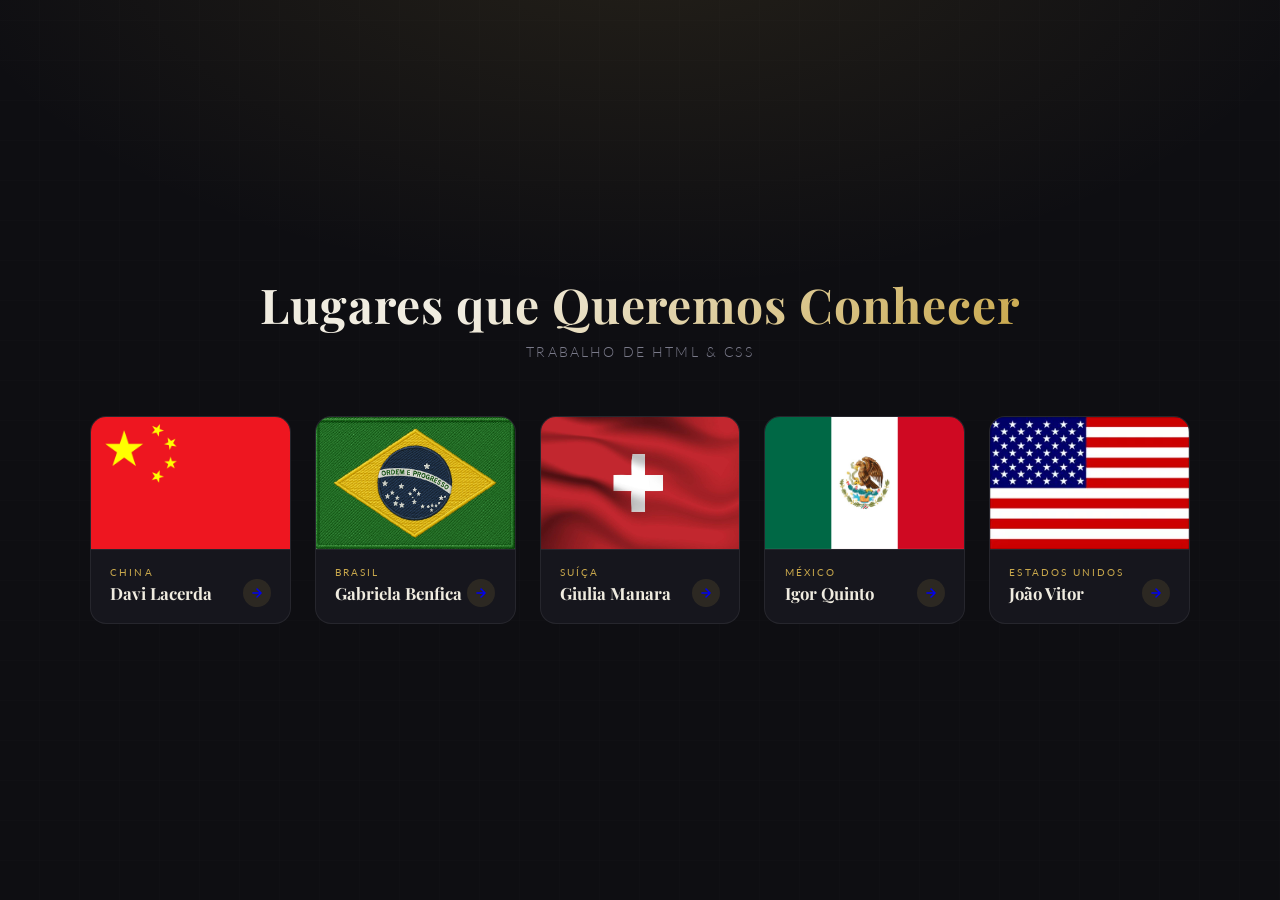
<file: index.html>
<!DOCTYPE html>
<html lang="pt-BR">
<head>
  <meta charset="UTF-8">
  <meta name="viewport" content="width=device-width, initial-scale=1.0">
  <title>Lugares que Queremos Conhecer</title>
  <link href="https://fonts.googleapis.com/css2?family=Playfair+Display:wght@700&family=Lato:wght@300;400&display=swap" rel="stylesheet">
  <link rel="stylesheet" href="assets/css/style.css">
</head>
<body>

<header>
  <h1>Lugares que Queremos Conhecer</h1>
  <p>Trabalho de HTML &amp; CSS</p>
</header>

<div class="grid">

  <!-- Davi Lacerda — China -->
  <a class="card" href="DaviLacerda/DaviLacerda.html">

    <div class="flag-wrap">
      <img src="assets/image/china.jpeg" alt="">
    </div>

    <div class="card-body">
      <div class="card-country">China</div>
      <div class="card-name">Davi Lacerda</div>
    </div>

    <div class="arrow">
      <svg viewBox="0 0 24 24" fill="none" stroke="currentColor" stroke-width="2.5" stroke-linecap="round" stroke-linejoin="round">
        <path d="M5 12h14M12 5l7 7-7 7"/>
      </svg>
    </div>
    
  </a>

  <!-- Gabriela Benfica — Brasil -->
  <a class="card" href="GabrielaBenfica/GabrielaBenfica.html">

    <div class="flag-wrap">
      <img src="assets/image/brasil.png" alt="">
    </div>

    <div class="card-body">
      <div class="card-country">Brasil</div>
      <div class="card-name">Gabriela Benfica</div>
    </div>

    <div class="arrow">
      <svg viewBox="0 0 24 24" fill="none" stroke="currentColor" stroke-width="2.5" stroke-linecap="round" stroke-linejoin="round">
        <path d="M5 12h14M12 5l7 7-7 7"/>
      </svg>
    </div>

  </a>

  <!-- Giulia Manara — Suíça -->
  <a class="card" href="GiuliaManara/GiuliaManara.html">

    <div class="flag-wrap">
      <img src="assets/image/suica.jpeg" alt="">
    </div>

    <div class="card-body">
      <div class="card-country">Suíça</div>
      <div class="card-name">Giulia Manara</div>
    </div>

    <div class="arrow">
      <svg viewBox="0 0 24 24" fill="none" stroke="currentColor" stroke-width="2.5" stroke-linecap="round" stroke-linejoin="round">
        <path d="M5 12h14M12 5l7 7-7 7"/>
      </svg>
    </div>

  </a>

  <!-- Igor Quinto — México -->
  <a class="card" href="IgorQuinto/IgorQuinto.html">

    <div class="flag-wrap">
        <img src="assets/image/mexico.jpeg" alt="">
    </div>

    <div class="card-body">
      <div class="card-country">México </div>
      <div class="card-name">Igor Quinto</div>
    </div>

    <div class="arrow">
      <svg viewBox="0 0 24 24" fill="none" stroke="currentColor" stroke-width="2.5" stroke-linecap="round" stroke-linejoin="round">
        <path d="M5 12h14M12 5l7 7-7 7"/>
      </svg>
    </div>

  </a>

  <!-- João Vitor — Estados Unidos -->
  <a class="card" href="JoaoVitor/JoaoVitor.html">

    <div class="flag-wrap">
        <img src="assets/image/eua.jpeg" alt="">
    </div>

    <div class="card-body">
      <div class="card-country">ESTADOS UNIDOS</div>
      <div class="card-name">João Vitor</div>
    </div>
    
    <div class="arrow">
      <svg viewBox="0 0 24 24" fill="none" stroke="currentColor" stroke-width="2.5" stroke-linecap="round" stroke-linejoin="round">
        <path d="M5 12h14M12 5l7 7-7 7"/>
      </svg>
    </div>
  </a>

</div>

</body>
</html>
</file>
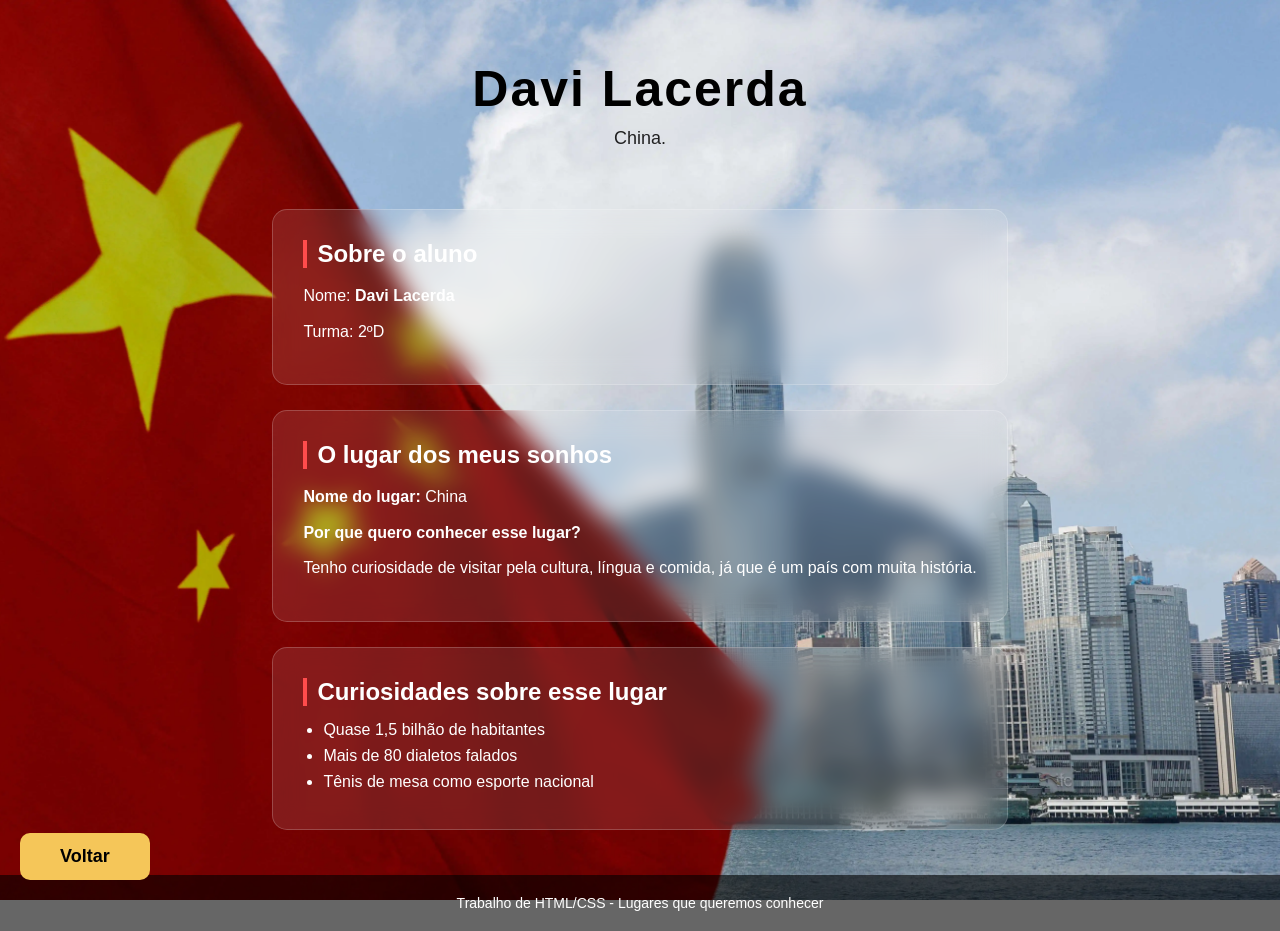
<file: DaviLacerda/DaviLacerda.html>
<!DOCTYPE html>
<html lang="pt-BR">
<head>
    <meta charset="UTF-8">
    <title>Lugar que quero conhecer</title>
    <link rel="stylesheet" href="style.css">
</head>
<body>

<header>
    <h1>Davi Lacerda</h1>
    <p>China.</p>
</header>

<a href="../index.html">
        <div class="voltar">Voltar</div>
    </a>
    
<main>
    <section id="aluno">
        <h2>Sobre o aluno</h2>
        <p>Nome: <strong>Davi Lacerda</strong></p>
        <p>Turma: 2ºD</p>
    </section>

    <section id="lugar">
        <h2>O lugar dos meus sonhos</h2>
        <p><strong>Nome do lugar:</strong> China</p>
        <p><strong>Por que quero conhecer esse lugar?</strong></p>
        <p>
            Tenho curiosidade de visitar pela cultura, língua e comida, já que é um país com muita história.
        </p>
  
    </section>

    <section id="curiosidades">
        <h2>Curiosidades sobre esse lugar</h2>
        <ul>
            <li>Quase 1,5 bilhão de habitantes</li>
            <li>Mais de 80 dialetos falados</li>
            <li>Tênis de mesa como esporte nacional</li>
        </ul>
    </section>
</main>

<footer>
    <p>Trabalho de HTML/CSS - Lugares que queremos conhecer</p>
</footer>

</body>
</html>
</file>
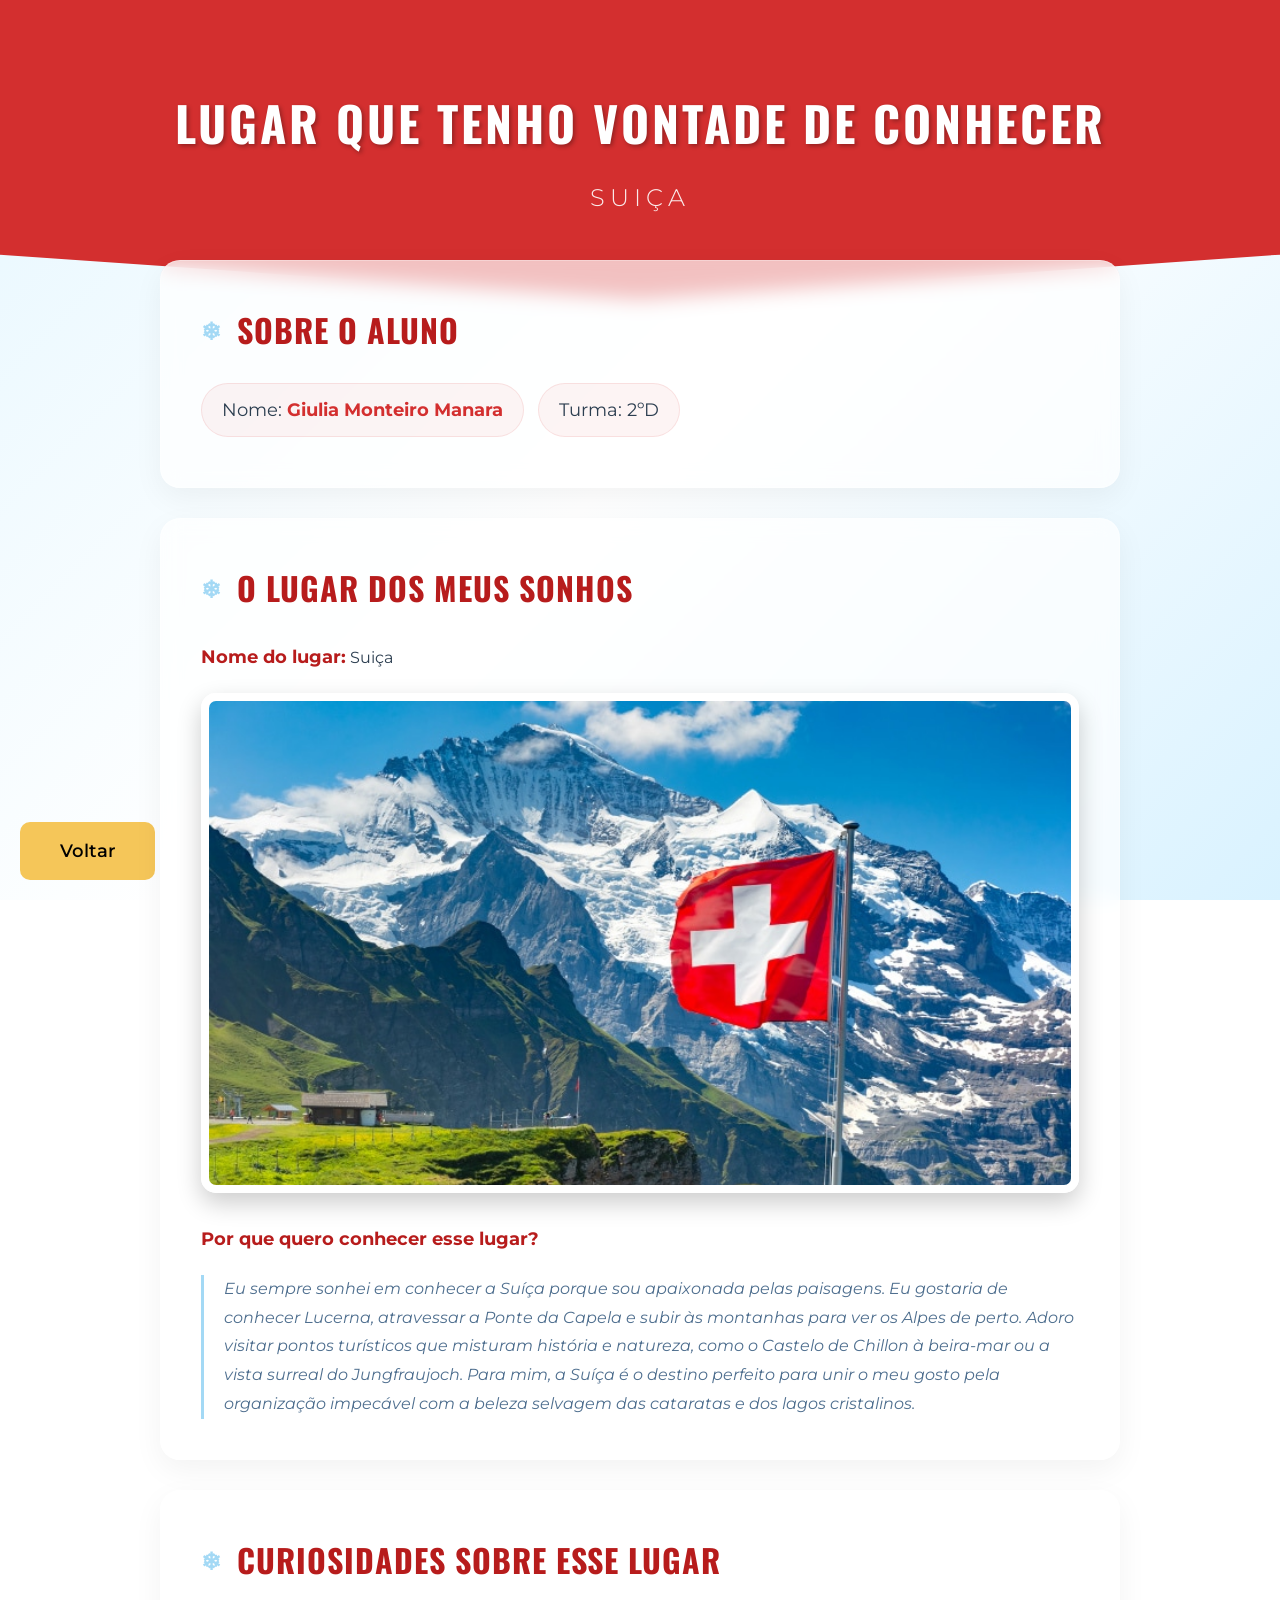
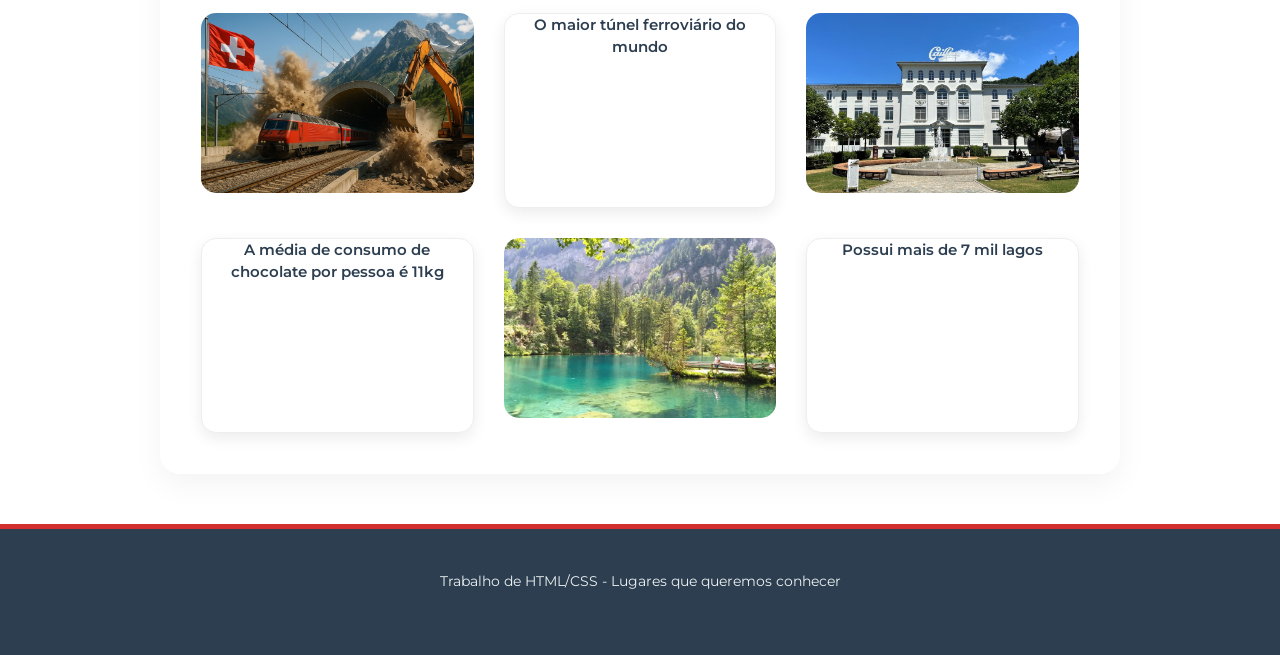
<file: GiuliaManara/GiuliaManara.html>
<!DOCTYPE html>
<html lang="pt-BR">

<head>
    <meta charset="UTF-8">
    <title>Lugar que quero conhecer</title>
    <link rel="stylesheet" href="assets/css/GiuliaManara.css">
</head>

<body>
  

    <header>
        <h1>Lugar que tenho vontade de conhecer</h1>
        <p>Suiça</p>
    </header>
    <a href="../index.html">
        <div class="voltar">Voltar</div>
    </a>

    <main>
        <section id="aluno">
            <h2>Sobre o aluno</h2>
            <p>Nome: <strong>Giulia Monteiro Manara</strong></p>
            <p>Turma: 2ºD</p>
        </section>

        <section id="lugar">
            <h2>O lugar dos meus sonhos</h2>
            <p><strong>Nome do lugar:</strong> Suiça</p>
            <img src="assets/img/suica.jpg" alt="">
            <p><strong>Por que quero conhecer esse lugar?</strong></p>
            <p>
                Eu sempre sonhei em conhecer a Suíça porque sou apaixonada pelas paisagens. Eu gostaria
                de conhecer Lucerna, atravessar a Ponte da Capela e  subir às montanhas para ver os Alpes de perto.
                Adoro visitar pontos turísticos que misturam história e natureza, como o Castelo de Chillon à beira-mar
                ou a vista surreal do Jungfraujoch. Para mim, a Suíça é o destino perfeito para unir o meu gosto pela
                organização impecável com a beleza selvagem das cataratas e dos lagos cristalinos.
            </p>
        </section>

        <section id="curiosidades">
            <h2>Curiosidades sobre esse lugar</h2>
            <ul>
                <img src="assets/img/tunel.webp" alt="tunel">
                <li>O maior túnel ferroviário do mundo</li>
                <img src="assets/img/chocolate.jpeg" alt="chocolate">
                <li>A média de consumo de chocolate por pessoa é 11kg</li>
                <img src="assets/img/lagos.webp" alt="lagos">
                <li>Possui mais de 7 mil lagos</li>
            </ul>
        </section>
    </main>

    <footer>
        <p>Trabalho de HTML/CSS - Lugares que queremos conhecer</p>
    </footer>


</body>

</html>
</file>
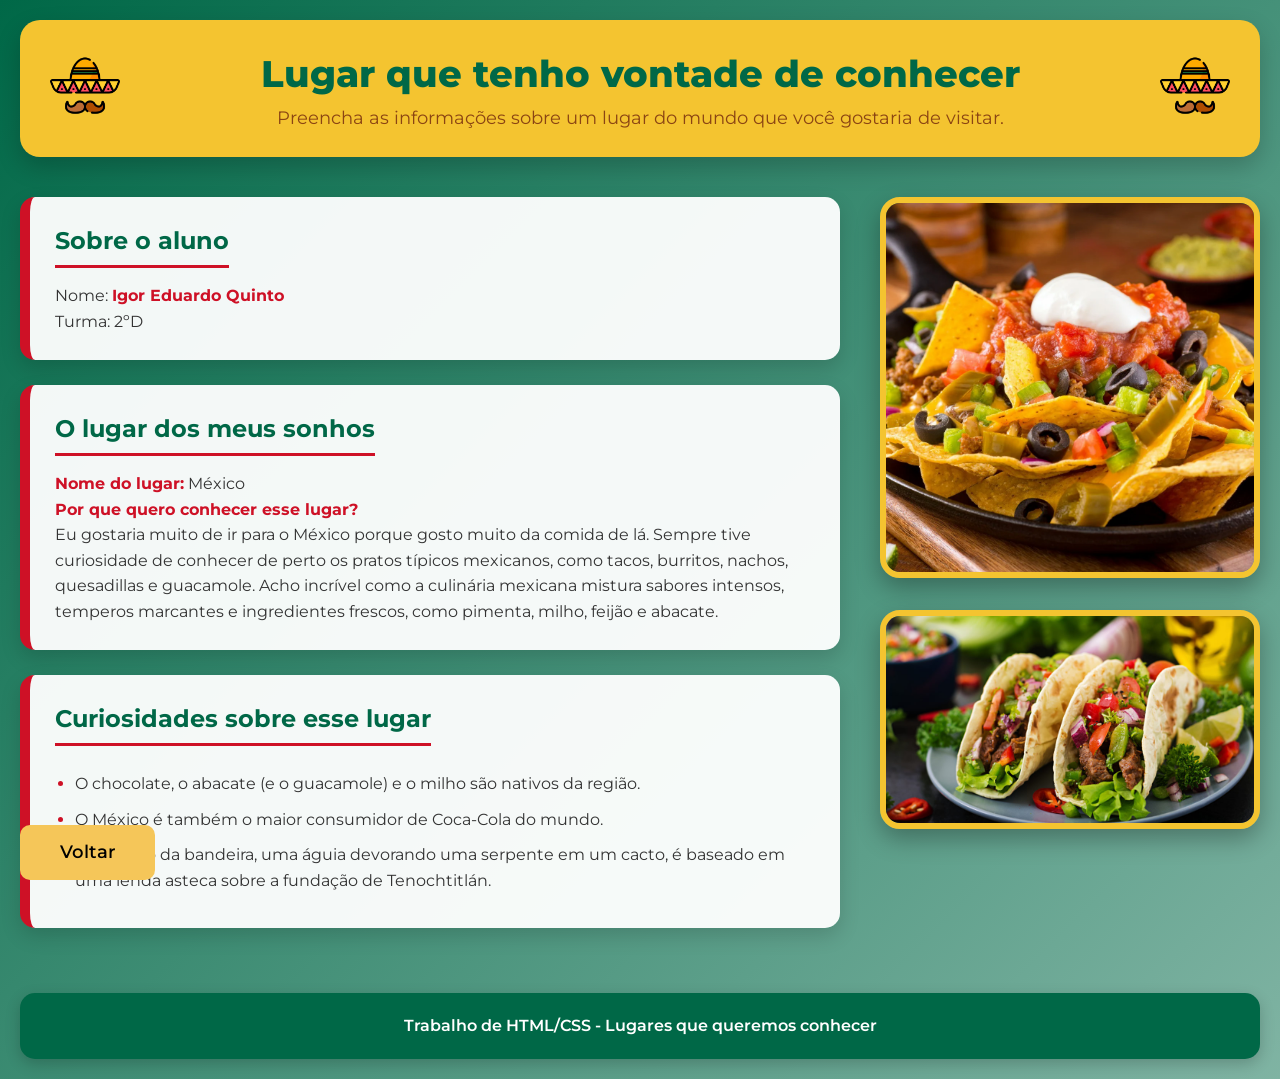
<file: IgorQuinto/IgorQuinto.html>
<!DOCTYPE html>
<html lang="pt-BR">

<head>
    <meta charset="UTF-8">
    <title>Lugar que quero conhecer</title>
    <link rel="icon" href="Assets/México-icon.png">
    <link rel="stylesheet" href="IgorQuinto.css">
</head>

<body>

    <header>
        <img src="Assets/México-icon.png" alt="Ícone México" class="logo">

        <div class="header-texto">
            <h1>Lugar que tenho vontade de conhecer</h1>
            <p>Preencha as informações sobre um lugar do mundo que você gostaria de visitar.</p>
        </div>

        <img src="Assets/México-icon.png" alt="Ícone México" class="logo">

    </header>

    <main>
        <div class="div-principal">
            <section id="aluno">
                <h2>Sobre o aluno</h2>
                <p>Nome: <strong>Igor Eduardo Quinto</strong></p>
                <p>Turma: 2ºD</p>
            </section>

            <section id="lugar">
                <h2>O lugar dos meus sonhos</h2>
                <p><strong>Nome do lugar:</strong> México</p>
                <p><strong>Por que quero conhecer esse lugar?</strong></p>
                <p>
                    Eu gostaria muito de ir para o México porque gosto muito da comida de lá. Sempre tive curiosidade de
                    conhecer de perto os pratos típicos mexicanos, como tacos, burritos, nachos, quesadillas e
                    guacamole.
                    Acho incrível como a culinária mexicana mistura sabores intensos, temperos marcantes e ingredientes
                    frescos, como pimenta, milho, feijão e abacate.
                </p>
            </section>

            <section id="curiosidades">
                <h2>Curiosidades sobre esse lugar</h2>
                <ul>
                    <li>O chocolate, o abacate (e o guacamole) e o milho são nativos da região. </li>
                    <li>O México é também o maior consumidor de Coca-Cola do mundo.</li>
                    <li>O símbolo da bandeira, uma águia devorando uma serpente em um cacto, é baseado em uma lenda
                        asteca
                        sobre a fundação de Tenochtitlán.</li>
                </ul>
            </section>
        </div>

        <div class="imagens">
            <img src="Assets/México.webp" alt="Comida">
            <img src="Assets/México-2.jpg" alt="Comida" id="img2">
        </div>
    </main>

    <a href="../index.html">
        <div class="voltar">Voltar</div>
    </a>
    

    <footer>
        <p>Trabalho de HTML/CSS - Lugares que queremos conhecer</p>
    </footer>

</body>

</html>
</file>
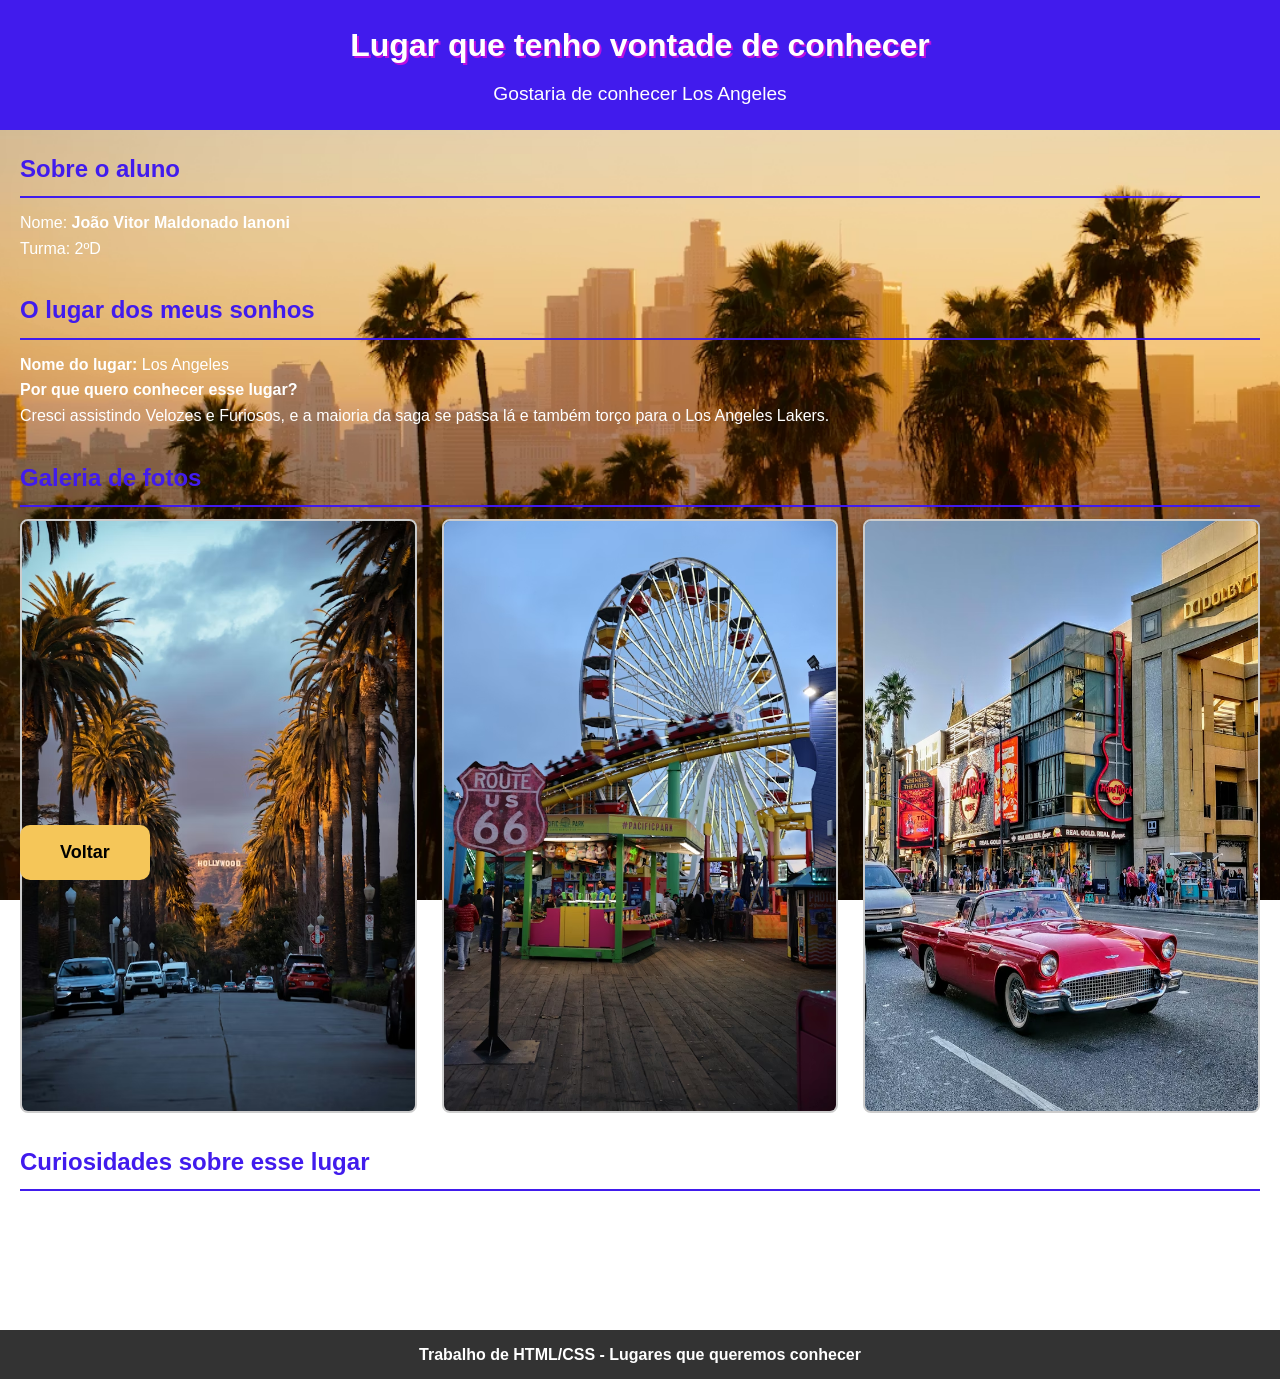
<file: JoaoVitor/JoaoVitor.html>
<!DOCTYPE html>
<html lang="pt-BR">
<head>
    <meta charset="UTF-8">
    <title>Lugar que quero conhecer</title>
    <link rel="stylesheet" href="JoaoVitor.css">
</head>
<body>

<a href="../index.html">
    <div class="voltar">Voltar</div>
</a>

<header>
    <h1>Lugar que tenho vontade de conhecer</h1>
    <p>Gostaria de conhecer Los Angeles</p>
</header>

<main>

    <section id="aluno">
        <h2>Sobre o aluno</h2>
        <p>Nome: <strong>João Vitor Maldonado Ianoni</strong></p>
        <p>Turma: 2ºD</p>
    </section>

    <section id="lugar">
        <h2>O lugar dos meus sonhos</h2>
        <p><strong>Nome do lugar:</strong> Los Angeles </p>
        <p><strong>Por que quero conhecer esse lugar?</strong></p>
        <p>
            Cresci assistindo Velozes e Furiosos, e a maioria da saga se passa lá
            e também torço para o Los Angeles Lakers.
        </p>
    </section>

    <section id="galeria">
        <h2>Galeria de fotos</h2>
        <div class="imagens">
            <img src="hollywood.avif" alt="Hollywood Sign">
            <img src="pier.avif" alt="Santa Monica Pier">
            <img src="calcada_fama.avif" alt="Calçada da Fama">
        </div>
    </section>

    <section id="curiosidades">
        <h2>Curiosidades sobre esse lugar</h2>
        <ul>
            <li>Letreiro Hollywood — símbolo mundial do cinema e cultura pop.</li>
            <li>Pier de Santa Mônica — parque, roda-gigante e praia clássica.</li>
            <li>Calçada da Fama — mais de 2.500 estrelas no Hollywood Blvd.</li>
        </ul>
    </section>
</main>

<footer>
    <p>Trabalho de HTML/CSS - Lugares que queremos conhecer</p>
</footer>

</body>
</html>
</file>
<file: assets/css/style.css>
*, *::before, *::after { box-sizing: border-box; margin: 0; padding: 0; }

    :root {
      --bg: #0e0e12;
      --card-bg: #16161d;
      --border: rgba(255,255,255,0.07);
      --accent: #c9a84c;
      --text: #f0ece0;
      --muted: #7a7a8a;
    }

    body {
      background: var(--bg);
      color: var(--text);
      font-family: 'Lato', sans-serif;
      min-height: 100vh;
      display: flex;
      flex-direction: column;
      align-items: center;
      justify-content: center;
      padding: 2rem;
      background-image:
        radial-gradient(ellipse 80% 60% at 50% -10%, rgba(201,168,76,0.12) 0%, transparent 70%),
        repeating-linear-gradient(0deg, transparent, transparent 39px, rgba(255,255,255,0.02) 40px),
        repeating-linear-gradient(90deg, transparent, transparent 39px, rgba(255,255,255,0.02) 40px);
    }

    header {
      text-align: center;
      margin-bottom: 3.5rem;
    }

    header h1 {
      font-family: 'Playfair Display', serif;
      font-size: clamp(1.8rem, 5vw, 3rem);
      font-weight: 700;
      letter-spacing: 0.02em;
      background: linear-gradient(135deg, #f0ece0 30%, var(--accent));
      -webkit-background-clip: text;
      -webkit-text-fill-color: transparent;
      background-clip: text;
      line-height: 1.2;
    }

    header p {
      margin-top: 0.6rem;
      color: var(--muted);
      font-size: 0.9rem;
      font-weight: 300;
      letter-spacing: 0.15em;
      text-transform: uppercase;
    }

    .grid {
      display: grid;
      grid-template-columns: repeat(auto-fit, minmax(200px, 1fr));
      gap: 1.5rem;
      width: 100%;
      max-width: 1100px;
    }

    .card {
      position: relative;
      display: block;
      text-decoration: none;
      background: var(--card-bg);
      border: 1px solid var(--border);
      border-radius: 16px;
      overflow: hidden;
      transition: transform 0.35s cubic-bezier(0.22,1,0.36,1), box-shadow 0.35s ease, border-color 0.35s ease;
      cursor: pointer;
      animation: fadeUp 0.6s both;
    }

    .card:nth-child(1) { animation-delay: 0.05s; }
    .card:nth-child(2) { animation-delay: 0.15s; }
    .card:nth-child(3) { animation-delay: 0.25s; }
    .card:nth-child(4) { animation-delay: 0.35s; }
    .card:nth-child(5) { animation-delay: 0.45s; }

    @keyframes fadeUp {
      from { opacity: 0; transform: translateY(30px); }
      to   { opacity: 1; transform: translateY(0); }
    }

    .card:hover {
      transform: translateY(-8px) scale(1.02);
      box-shadow: 0 24px 60px rgba(0,0,0,0.6), 0 0 0 1px var(--accent);
      border-color: var(--accent);
    }

    .card:hover .flag-wrap { transform: scale(1.07); }

    .flag-wrap {
      width: 100%;
      aspect-ratio: 3/2;
      overflow: hidden;
      transition: transform 0.45s cubic-bezier(0.22,1,0.36,1);
    }

    .flag-wrap img {
      width: 100%;
      height: 100%;
      display: block;
    }

    .card-body {
      padding: 1rem 1.2rem 1.2rem;
      border-top: 1px solid var(--border);
    }

    .card-country {
      font-size: 0.65rem;
      letter-spacing: 0.2em;
      text-transform: uppercase;
      color: var(--accent);
      font-weight: 400;
      margin-bottom: 0.25rem;
    }

    .card-name {
      font-family: 'Playfair Display', serif;
      font-size: 1.05rem;
      color: var(--text);
      font-weight: 700;
    }

    .arrow {
      position: absolute;
      bottom: 1rem;
      right: 1.2rem;
      width: 28px;
      height: 28px;
      border-radius: 50%;
      background: rgba(201,168,76,0.12);
      display: flex;
      align-items: center;
      justify-content: center;
      transition: background 0.3s, transform 0.3s;
    }

    .card:hover .arrow {
      background: var(--accent);
      transform: translateX(3px);
    }

    .arrow svg { width: 14px; height: 14px; }
</file>
<file: DaviLacerda/style.css>
* {
    margin: 0;
    padding: 0;
    box-sizing: border-box;
    font-family: 'Poppins', sans-serif;
}

body {
    min-height: 100vh;
    background: 
        linear-gradient(rgba(0,0,0,0.65), rgba(0,0,0,0.65)),
        url('https://images.unsplash.com/photo-1549893074-4a3bff0f9e2e?auto=format&fit=crop&w=1600&q=80');
    background-size: cover;
    background-position: center;
    background-attachment: fixed;
    color: white;
    display: flex;
    flex-direction: column;
    background-image: url("Assets/china.webp");
}

.voltar {
    position: fixed;
    left: 20px;
    bottom: 20px;
    font-weight: 550;
    font-size: 18px;
    padding: 13px 40px;
    background-color: #F5C659;
    border-radius: 10px;
    cursor: pointer;
    text-decoration: none;
    color: black;
    transition: transform 0.18s ease;
}

.voltar:hover {
    transform: scale(1.02);
}

header {
    text-align: center;
    padding: 60px 20px 40px 20px;
}

header h1 {
    color: black;
    font-size: 50px;
    letter-spacing: 2px;
    margin-bottom: 10px;
    animation: fadeDown 1s ease;
}

header p {
    color: black;
    font-size: 18px;
    opacity: 0.85;
}

main {
    flex: 1;
    max-width: 900px;
    margin: auto;
    padding: 20px;
}

section {
    background: rgba(255, 255, 255, 0.1);
    backdrop-filter: blur(12px);
    border-radius: 15px;
    padding: 30px;
    margin-bottom: 25px;
    border: 1px solid rgba(255, 255, 255, 0.2);
    transition: all 0.4s ease;
}

section:hover {
    transform: scale(1.02);
    background: rgba(255, 255, 255, 0.18);
}

section h2 {
    margin-bottom: 15px;
    font-size: 24px;
    border-left: 4px solid #ff4c4c;
    padding-left: 10px;
}

section p {
    line-height: 1.6;
    margin-bottom: 10px;
}

ul {
    padding-left: 20px;
}

ul li {
    margin-bottom: 8px;
    position: relative;
}

footer {
    text-align: center;
    padding: 20px;
    font-size: 14px;
    background: rgba(0, 0, 0, 0.6);
}

@keyframes fadeDown {
    from {
        opacity: 0;
        transform: translateY(-30px);
    }
    to {
        opacity: 1;
        transform: translateY(0);
    }
}

@media (max-width: 600px) {
    header h1 {
        font-size: 32px;
    }

    section {
        padding: 20px;
    }
}
</file>
<file: GiuliaManara/assets/css/GiuliaManara.css>
@import url('https://fonts.googleapis.com/css2?family=Montserrat:wght@300;400;700&family=Oswald:wght@500&display=swap');

* {
    margin: 0;
    padding: 0;
    box-sizing: border-box;
}

body {
    font-family: 'Montserrat', sans-serif;
    background: linear-gradient(135deg, #e6f7ff 0%, #ffffff 50%, #d9f2ff 100%);
    background-attachment: fixed; 
    color: #2c3e50;
    line-height: 1.8;
}

header {
    background-color: #d32f2f; 
    color: white;
    text-align: center;
    padding: 80px 20px;
    position: relative;
    clip-path: polygon(0 0, 100% 0, 100% 85%, 50% 100%, 0 85%); /* Corte geométrico na parte inferior */
    box-shadow: 0 10px 30px rgba(0,0,0,0.15);
}

header h1 {
    font-family: 'Oswald', sans-serif;
    font-size: 3rem;
    text-transform: uppercase;
    letter-spacing: 3px;
    margin-bottom: 10px;
    text-shadow: 2px 2px 4px rgba(0,0,0,0.3);
}

header p {
    font-size: 1.5rem;
    font-weight: 300;
    letter-spacing: 5px;
    text-transform: uppercase;
    opacity: 0.9;
}

main {
    max-width: 1000px;
    margin: -40px auto 40px; 
    padding: 0 20px;
    position: relative;
    z-index: 10;
}

section {
    background: rgba(255, 255, 255, 0.7); 
    backdrop-filter: blur(10px); 
    -webkit-backdrop-filter: blur(10px);
    margin-bottom: 30px;
    padding: 40px;
    border-radius: 20px;
    border: 1px solid rgba(255, 255, 255, 0.3);
    box-shadow: 0 10px 30px rgba(0,0,0,0.05);
    transition: transform 0.3s ease, box-shadow 0.3s ease;
}

section:hover {
    transform: translateY(-5px);
    box-shadow: 0 15px 40px rgba(0,0,0,0.1);
}

h2 {
    font-family: 'Oswald', sans-serif;
    color: #b71c1c; 
    font-size: 2rem;
    text-transform: uppercase;
    margin-bottom: 25px;
    display: flex;
    align-items: center;
    letter-spacing: 1px;
}

h2::before {
    content: '❄';
    margin-right: 15px;
    font-size: 1.5rem;
    color: #a3d9f5;
}

#aluno p {
    font-size: 1.1rem;
    background: rgba(211, 47, 47, 0.05); 
    padding: 10px 20px;
    border-radius: 50px; 
    display: inline-block;
    margin-right: 10px;
    margin-bottom: 10px;
    border: 1px solid rgba(211, 47, 47, 0.1);
}

#aluno strong {
    color: #d32f2f;
}

#lugar {
    position: relative;
}

#lugar p strong {
    color: #b71c1c;
    font-size: 1.1rem;
}

#lugar img {
    width: 100%;
    height: auto;
    max-height: 500px;
    object-fit: cover;
    border-radius: 15px;
    margin: 20px 0;
    border: 8px solid white; 
    box-shadow: 0 10px 25px rgba(0,0,0,0.2);
    transition: 0.5s;
}

#lugar img:hover {
    transform: scale(1.02) rotate(1deg); 
}

#lugar p:last-of-type {
    font-style: italic;
    color: #4f6f8f;
    border-left: 3px solid #a3d9f5;
    padding-left: 20px;
    margin-top: 20px;
}

#curiosidades ul {
    list-style: none;
    display: grid;
    grid-template-columns: repeat(auto-fit, minmax(250px, 1fr));
    gap: 30px;
    padding: 0;

}

#curiosidades li {
    background: white;
    border-radius: 15px;
    overflow: hidden;
    box-shadow: 0 5px 15px rgba(0,0,0,0.08);
    transition: all 0.4s cubic-bezier(0.175, 0.885, 0.32, 1.275);
    border: 1px solid #eee;
    
    display: flex;
    flex-direction: column;
    text-align: center;
     align-items: center;
    color: #2c3e50; 
    font-weight: 600;
    padding-bottom: 20px; 
}

#curiosidades li:hover {
    transform: translateY(-10px);
    box-shadow: 0 15px 30px rgba(211, 47, 47, 0.2);
    border-color: #d32f2f;
}

#curiosidades img {
    width: 100%;
    height: 180px;
    object-fit: cover;
    margin-bottom: 15px; 
    transition: 0.5s;
    border-radius: 15px;
}

#curiosidades li:hover img {
    filter: brightness(1.1);
}

#curiosidades li {
    font-family: 'Montserrat', sans-serif;
    font-size: 0.95rem;
    line-height: 1.4;
    padding-left: 10px;
    padding-right: 10px;
}


footer {
    text-align: center;
    padding: 40px 20px 60px; 
    background-color: #2c3e50; 
    color: #ecf0f1;
    font-size: 0.9rem;
    margin-top: 50px;
    border-top: 5px solid #d32f2f;
}
.voltar {
    position: fixed;
    left: 20px;
    bottom: 20px;
    font-weight: 550;
    font-size: 18px;
    padding: 13px 40px;
    background-color: #F5C659;
    border-radius: 10px;
    cursor: pointer;
    text-decoration: none;
    color: black;
    transition: transform 0.18s ease;
}

.voltar:hover {
    transform: scale(1.02);
}

/* --- Responsividade --- */
@media (max-width: 768px) {
    header {
        padding: 50px 20px;
        clip-path: polygon(0 0, 100% 0, 100% 90%, 50% 100%, 0 90%);
    }

    header h1 {
        font-size: 2rem;
    }

    section {
        padding: 20px;
    }
}
</file>
<file: IgorQuinto/IgorQuinto.css>
@import url('https://fonts.googleapis.com/css2?family=Montserrat:wght@400;600;800&display=swap');

:root {
    --verde-mexico: #006847;
    --branco-mexico: #ffffff;
    --vermelho-mexico: #ce1126;
    --amarelo-destaque: #f4c430;
    --marrom-terra: #8b4513;
}

/* Reset */
* {
    margin: 0;
    padding: 0;
    box-sizing: border-box;
}

body {
    font-family: 'Montserrat', sans-serif;
    background: linear-gradient(135deg, var(--verde-mexico), var(--branco-mexico), var(--vermelho-mexico));
    background-size: 400% 400%;
    animation: fundoAnimado 12s ease infinite;
    color: #333;
    line-height: 1.6;
    padding: 20px;
    user-select: none;
}

/* Fundo animado */
@keyframes fundoAnimado {
    0% { background-position: 0% 50%; }
    50% { background-position: 100% 50%; }
    100% { background-position: 0% 50%; }
}

/* HEADER */
header {
    display: flex;
    align-items: center;
    gap: 20px;
    background: var(--amarelo-destaque);
    padding: 25px 30px;
    border-radius: 20px;
    margin-bottom: 40px;
    box-shadow: 0 10px 25px rgba(0,0,0,0.2);
}

.logo {
    width: 70px;
    height: auto;
}

.header-texto {
    text-align: center;
    flex: 1;
}

header h1 {
    font-size: 2.3rem;
    color: var(--verde-mexico);
    font-weight: 800;
}

header p {
    font-size: 1.1rem;
    color: var(--marrom-terra);
}

/* MAIN LAYOUT */
main {
    display: flex;
    gap: 40px;
    align-items: flex-start;
    justify-content: center;
    flex-wrap: wrap;
}

/* CONTAINER DAS SECTIONS */
main > div {
    flex: 1.3;
    min-width: 320px;
}

/* SECTIONS */
section {
    background: rgba(255, 255, 255, 0.95);
    padding: 25px;
    margin-bottom: 25px;
    border-left: 10px solid var(--vermelho-mexico);
    border-radius: 15px;
    box-shadow: 0 8px 20px rgba(0,0,0,0.15);
    transition: all 0.3s ease;
    cursor: pointer;
}

section:hover {
    transform: translateY(-5px);
}

h2 {
    color: var(--verde-mexico);
    margin-bottom: 15px;
    border-bottom: 3px solid var(--vermelho-mexico);
    display: inline-block;
    padding-bottom: 5px;
}

/* LISTA */
ul {
    margin-top: 10px;
    padding-left: 20px;
}

ul li {
    margin-bottom: 10px;
}

ul li::marker {
    color: var(--vermelho-mexico);
    font-weight: bold;
}

/* TEXTO DESTACADO */
strong {
    color: var(--vermelho-mexico);
}

.div-principal {
    flex: 2.8;
    min-width: 320px;
}

/* IMAGEM */
main img {
    width: 442px;
    max-width: 100%;
    border-radius: 20px;
    box-shadow: 0 10px 25px rgba(0,0,0,0.3);
    border: 6px solid var(--amarelo-destaque);
    transition: transform 0.4s ease;
}

main img:hover {
    transform: scale(1.05) rotate(-1deg);
}

.imagens {
    cursor: pointer;
}

#img2 {
    margin-top: 25px;
}

.voltar {
    position: fixed;
    left: 20px;
    bottom: 20px;
    font-weight: 550;
    font-size: 18px;
    padding: 13px 40px;
    background-color: #F5C659;
    border-radius: 10px;
    cursor: pointer;
    text-decoration: none;
    color: black;
    transition: transform 0.18s ease;
}

.voltar:hover {
    transform: scale(1.02);
}

/* FOOTER */
footer {
    text-align: center;
    padding: 20px;
    background: var(--verde-mexico);
    color: white;
    border-radius: 15px;
    margin-top: 40px;
    font-weight: 600;
    box-shadow: 0 5px 15px rgba(0,0,0,0.2);
}

/* RESPONSIVIDADE */
@media (max-width: 900px) {
    main {
        flex-direction: column;
        align-items: center;
    }

    main img {
        margin-top: 20px;
    }
}
</file>
<file: JoaoVitor/JoaoVitor.css>
* {
    margin: 0;
    padding: 0;
    box-sizing: border-box;
}

.voltar {
     position: fixed;
    left: 20px;
    bottom: 20px;
    font-weight: 550;
    font-size: 18px;
    padding: 13px 40px;
    background-color: #F5C659;
    border-radius: 10px;
    cursor: pointer;
    text-decoration: none;
    color: black;
    transition: transform 0.18s ease;
    z-index: 1;
}

.voltar:hover {
    transform: scale(1.02);
}

body {
    font-family: 'Arial', sans-serif;
    background-image: url("los_angeles.avif");
    background-repeat: no-repeat;
    background-size: cover;
    background-position: center;
    background-attachment: fixed;
    color: white;
    line-height: 1.6;
}

header {
    background: #411bed;
    color: white;
    text-align: center;
    padding: 20px 10px;
}

header h1 {
    font-size: 2em;
    text-shadow: 2px 2px #bd0fe0;
}

header p {
    font-size: 1.2em;
    margin-top: 8px;
}

main {
    padding: 20px;
}

section {
    margin-bottom: 30px;
}

h2 {
    border-bottom: 2px solid ;
    padding-bottom: 8px;
    margin-bottom: 12px;
    color: #411bed;
}

#galeria .imagens {
    display: flex;
    justify-content: space-between;
    gap: 12px;
}

#galeria img {
    width: 32%;
    border-radius: 8px;
    border: 2px solid #ccc;
    transition: transform 0.3s;
    z-index: 0;
}

#galeria img:hover {
    transform: scale(1.03);
}

ul {
    list-style: square inside;
    padding-left: 12px;
}

footer {
    text-align: center;
    padding: 12px;
    font-weight: bold;
    background: #333;
    color: white;
}
</file>
